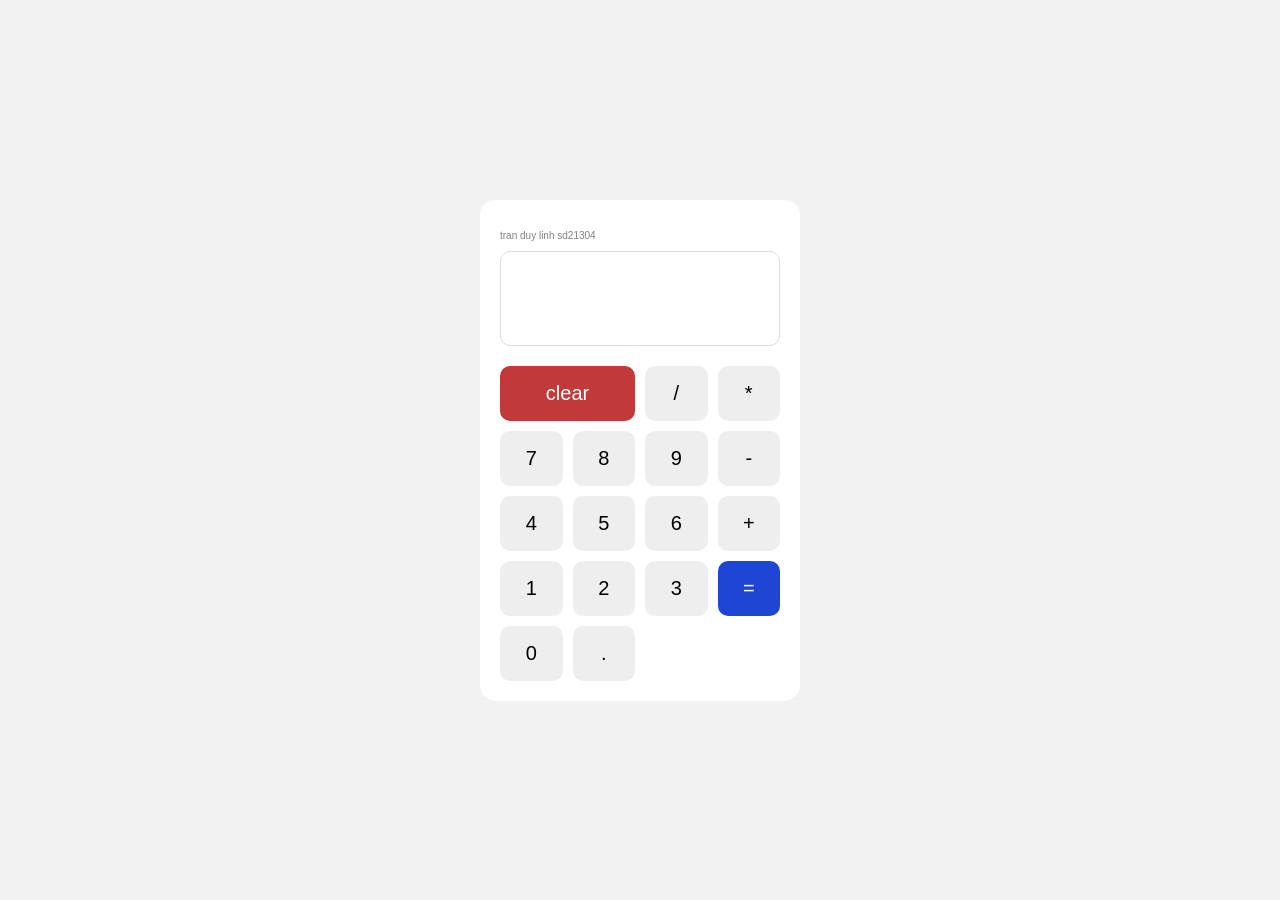
<file: LAB3/index.html>
<!DOCTYPE html>
<html lang="en">
<head>
    <meta charset="UTF-8">
    <meta name="viewport" content="width=device-width, initial-scale=1.0">
    <title>calculator</title>
    <link rel="stylesheet" href="style.css">
</head>

<body>

    <form class="calculator">
        <p class="watermark">tran duy linh sd21304</p>

        <textarea class="display" id="display" readonly></textarea>

        <div class="buttons">
            <button type="button" class="clear">clear</button>
            <button type="button" class="number">/</button>
            <button type="button" class="number">*</button>

            <button type="button" class="number">7</button>
            <button type="button" class="number">8</button>
            <button type="button" class="number">9</button>
            <button type="button" class="number">-</button>

            <button type="button" class="number">4</button>
            <button type="button" class="number">5</button>
            <button type="button" class="number">6</button>
            <button type="button" class="number">+</button>

            <button type="button" class="number">1</button>
            <button type="button" class="number">2</button>
            <button type="button" class="number">3</button>
            <button type="button" class="equals">=</button>

            <button type="button" class="number">0</button>
            <button type="button" class="number">.</button>

        </div>
    </form>
    <script src="calculator.js"></script>

</body>
</html>
</file>
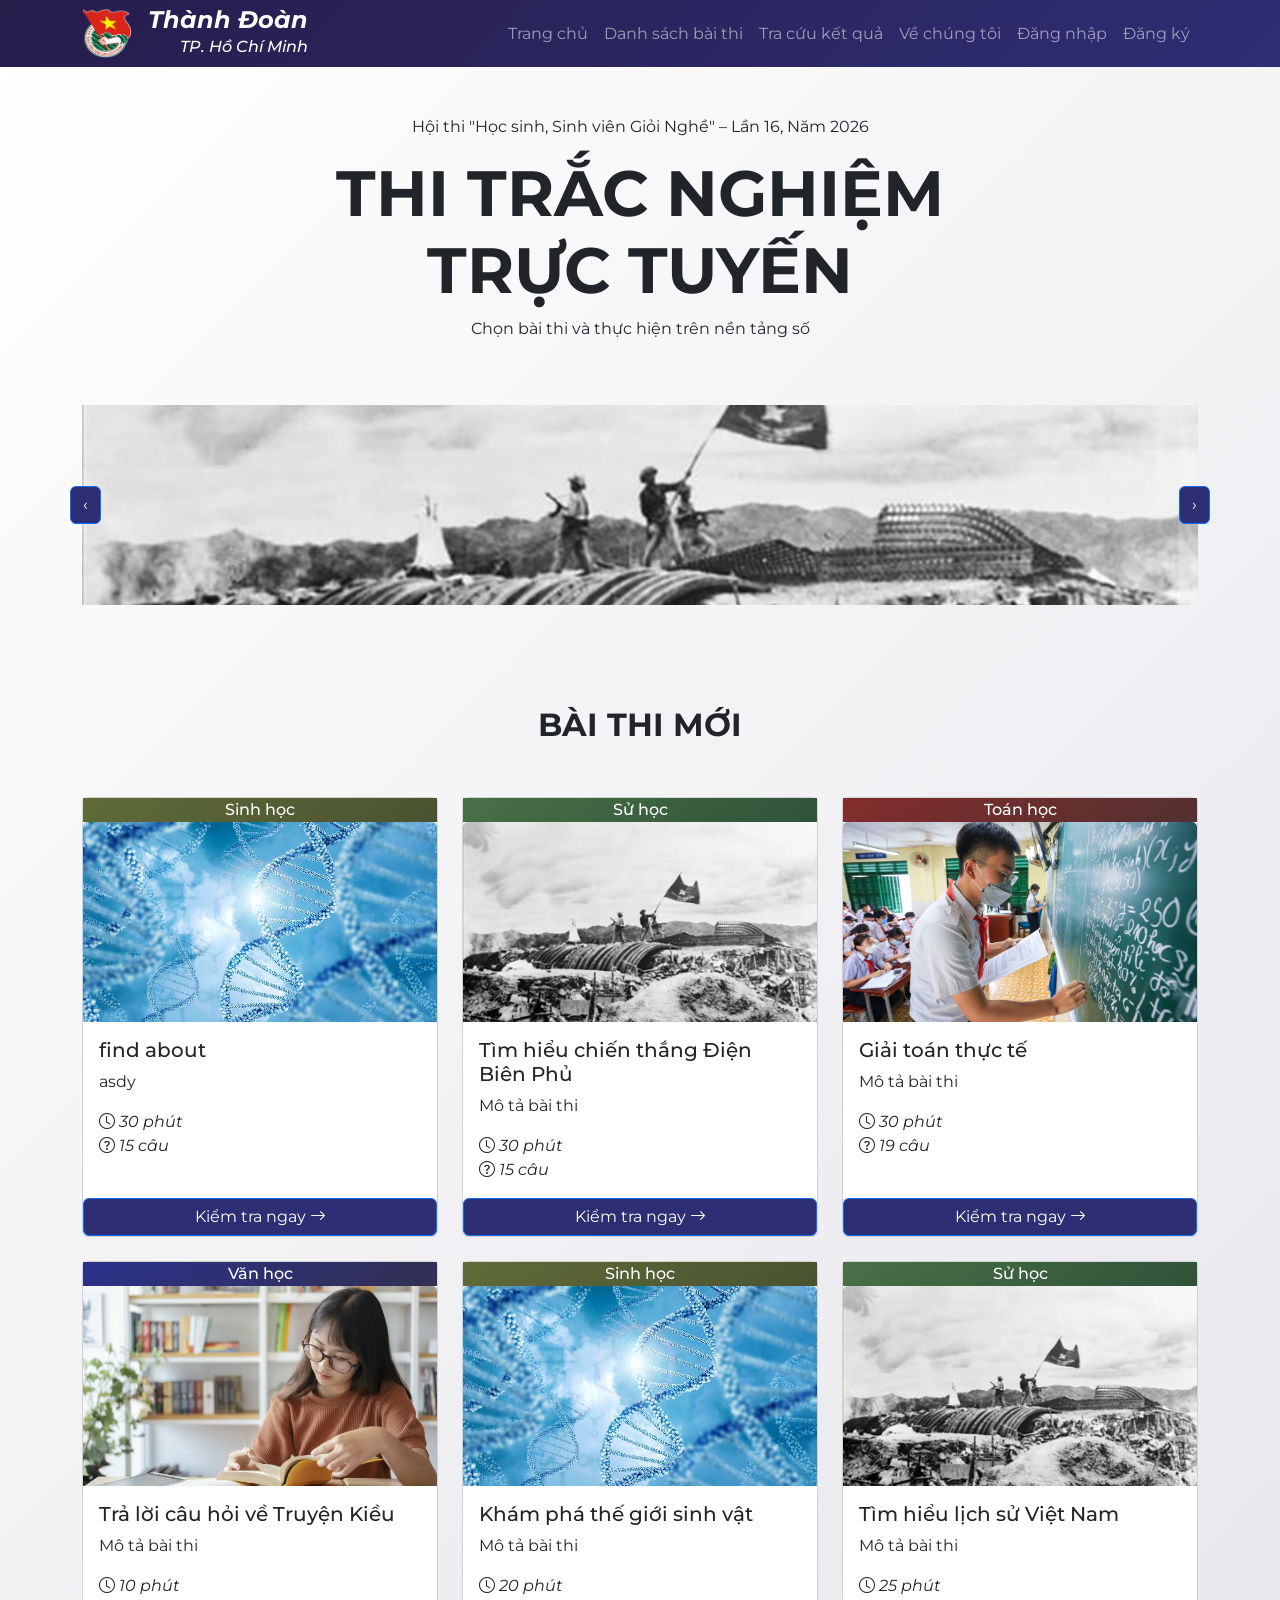
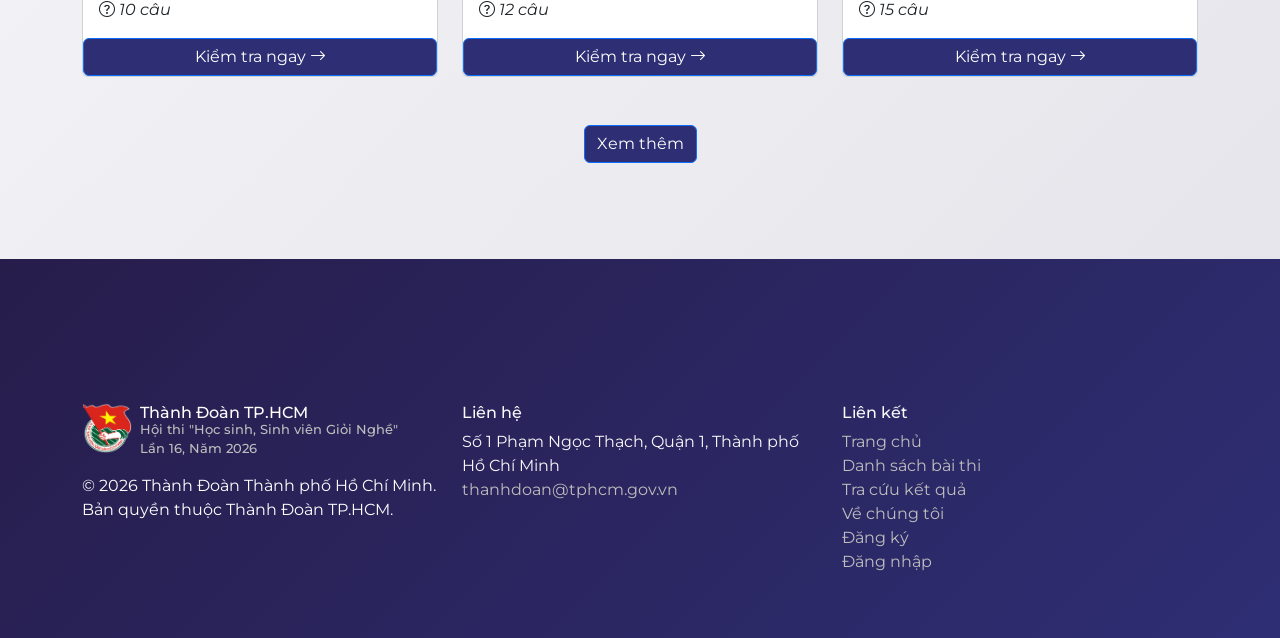
<file: ASM/htmls/index.html>
<!DOCTYPE html>
<html lang="vi">

<head>
    <meta charset="UTF-8">
    <meta name="viewport" content="width=device-width, initial-scale=1.0">
    <title>Trang chủ</title>
    <link rel="icon" href="images/logo.png">
    <link href="https://cdn.jsdelivr.net/npm/bootstrap@5.3.8/dist/css/bootstrap.min.css" rel="stylesheet"
        integrity="sha384-sRIl4kxILFvY47J16cr9ZwB07vP4J8+LH7qKQnuqkuIAvNWLzeN8tE5YBujZqJLB" crossorigin="anonymous">
    <link rel="stylesheet" href="https://cdn.jsdelivr.net/npm/bootstrap-icons@1.13.1/font/bootstrap-icons.min.css">
    <link
        href="https://fonts.googleapis.com/css2?family=Syne:wght@400;600;700;800&&family=Montserrat:ital,wght@0,100..900;1,100..900&family=DM+Sans:wght@300;400;500&display=swap"
        rel="stylesheet" />
    <link rel="stylesheet" href="style.css">
    <style>
        .slide-img { display: none; }
        .slide-img.active { display: block; }
        #backToTop { display: none; position: fixed; right: 20px; bottom: 24px; border-radius: 50%; z-index: 1050; }
    </style>
</head>

<body>
    <div id="navbar"></div>

    <main>
        <section class="hero-section p-5">
            <div class="container text-center">
                <p class="hero-eyebrow">Hội thi "Học sinh, Sinh viên Giỏi Nghề" – Lần 16, Năm 2026</p>
                <h1 class="hero-title display-3 fw-bold">THI TRẮC NGHIỆM <br> TRỰC TUYẾN</h1>
                <p class="hero-eyebrow">Chọn bài thi và thực hiện trên nền tảng số</p>
            </div>
        </section>

        <div class="container position-relative mb-5">
            <div id="slider">
                <img src="images/su.png" class="slide-img card-img-top active">
                <img src="images/toan.png" class="slide-img card-img-top">
                <img src="images/van.png" class="slide-img card-img-top">
                <img src="images/sinh.png" class="slide-img card-img-top">
            </div>
            <button id="prevBtn" class="btn btn-primary position-absolute start-0 top-50 translate-middle-y">‹</button>
            <button id="nextBtn" class="btn btn-primary position-absolute end-0 top-50 translate-middle-y">›</button>
        </div>

        <section class="container">
            <div class="section-title fw-bold fs-2 text-center p-5">BÀI THI MỚI</div>
            <div id="exam-container" class="row gy-4 gx-4" data-limit="6"></div>
        </section>

        <section class="container text-center p-5">
            <button id="toggleBtn" class="btn btn-primary" onclick="redirect()">Xem thêm</button>
        </section>
    </main>

    <button id="backToTop" class="btn btn-primary" onclick="scrollToTop()"><i class="bi bi-arrow-up"></i></button>

    <div id="footer"></div>
    <script src="js/footer.js"></script>
    <script src="js/navbar.js"></script>
    <script src="https://cdn.jsdelivr.net/npm/bootstrap@5.3.8/dist/js/bootstrap.bundle.min.js"
        integrity="sha384-FKyoEForCGlyvwx9Hj09JcYn3nv7wiPVlz7YYwJrWVcXK/BmnVDxM+D2scQbITxI"
        crossorigin="anonymous"></script>
    <script src="js/home.js"></script>
    <script src="js/exam-card.js" type="module"></script>
</body>

</html>
</file>
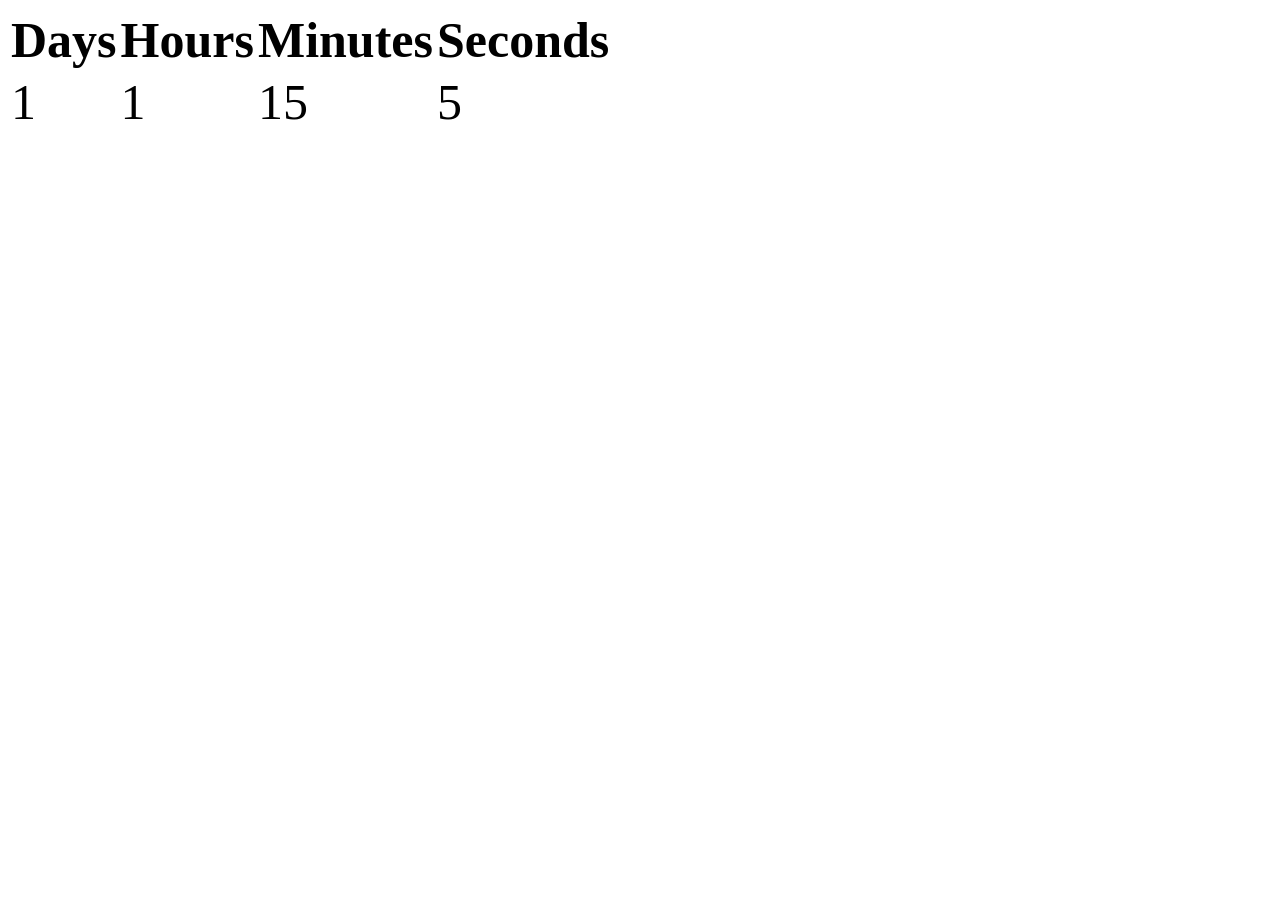
<file: LAB6/index2.html>
<!DOCTYPE html>
<html lang="en">
<head>
    <meta charset="UTF-8">
    <meta name="viewport" content="width=device-width, initial-scale=1.0">
    <title>Document</title>
</head>
<style>

tr > th, td{
    font-size: 50px;
}</style>
<body>
    <table id="table">
  <!-- Header Row -->
  <tr>
    <th>Days</th>
    <th>Hours</th>
    <th>Minutes</th>
    <th>Seconds</th>
  </tr>
  <!-- Data Row -->
  <tr>
    <td id="day">1</td>
    <td id="hour">1</td>
    <td id="minute">15</td>
    <td id="second">5</td>
  </tr>
</table>
    <script src="demo.js"></script>
</body>
</html>
</file>
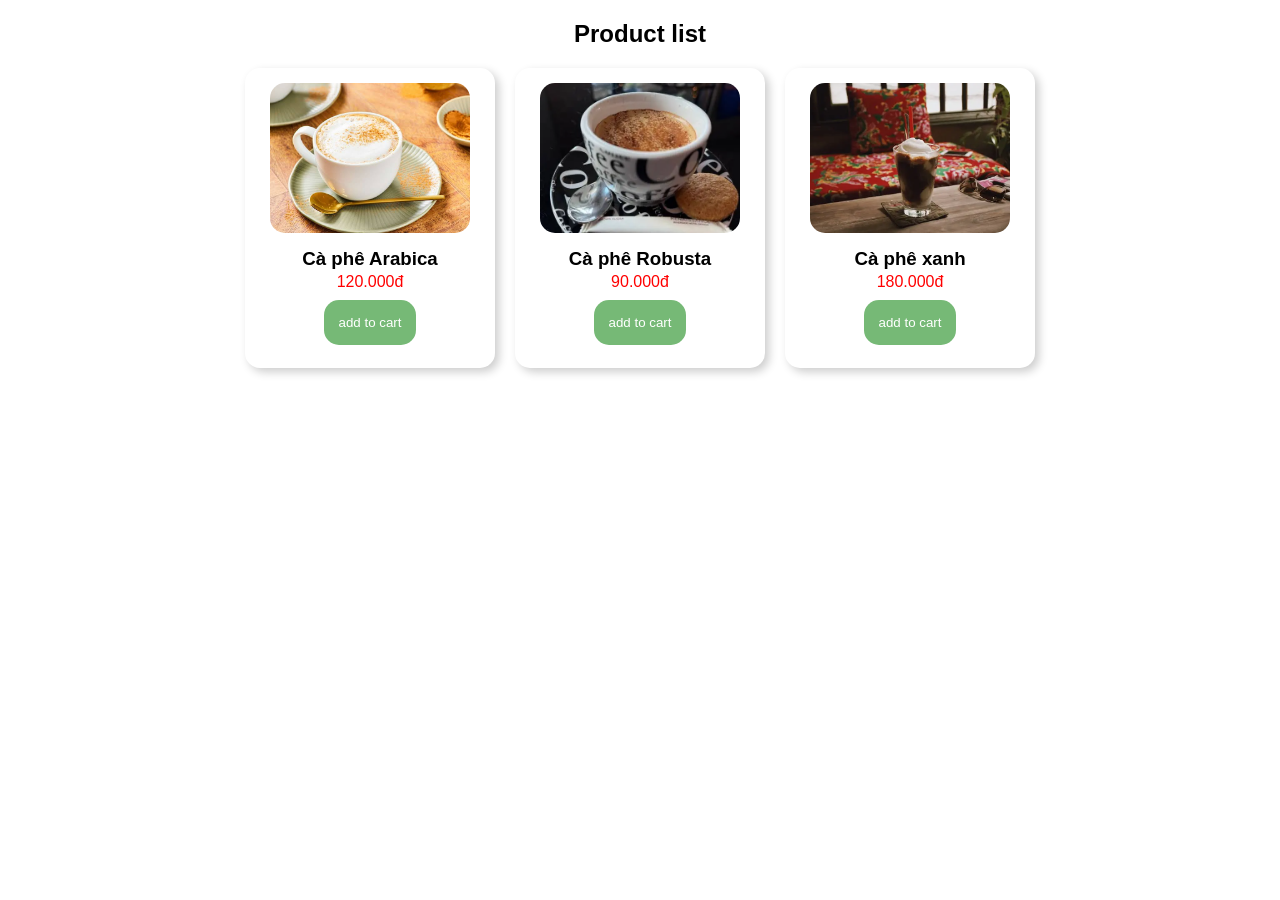
<file: LAB6/index3.html>
<!doctype html>
<html lang="en">

<head>
  <meta charset="UTF-8" />
  <meta name="viewport" content="width=device-width, initial-scale=1.0" />
  <title>Document</title>
</head>
<style>
  body {
    font-family: Arial, Helvetica, sans-serif;
  }

  .card-body {
    position: relative;
    width: 200px;
    height:270px;
    left: 50%;
    transform: translateX(-50%);
    text-align: center;
    padding: 15px;
  }

  .card-thing {
    display: flex;
    gap: 20px;
    justify-content: center;
  }

  .product {
    flex: 2;
    max-height: 500px;
    max-width: 250px;
    width: 250px;
  box-shadow: 4px 4px 10px 0px rgba(0, 0, 0, 0.2);
    border-radius: 15px;



  }

  .card-content {
    line-height: 5px;
  }

  .card-img {

    border-radius: 15px;
    width:200px;
    height:150px;
    object-fit:cover
  }

  .price {
    color: red
  }

  .button {
    background: rgb(118, 185, 118);
    color: white;
    border-radius: 15px;
    border: none;
    padding: 15px
  }
</style>

<body>
  <h2 style="text-align: center;">Product list</h2>
  <div class="card-thing" id="cardthing">
  </div>
  </div>
  <script src="demo2.js"></script>
</body>

</html>
</file>
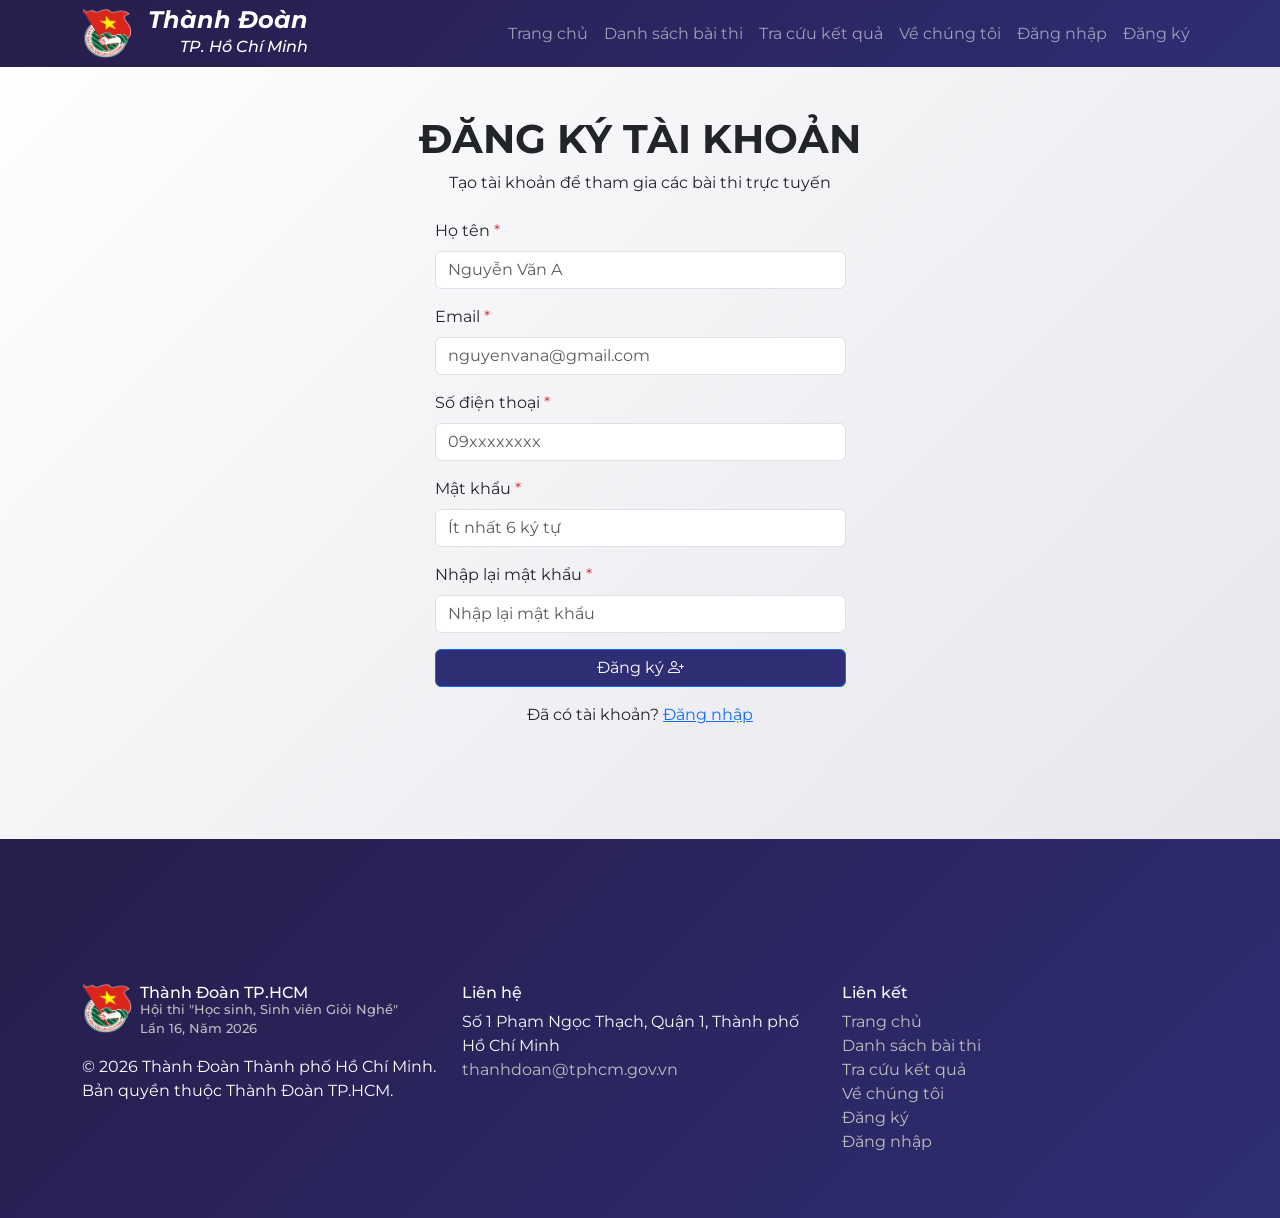
<file: ASM/htmls/dang-ky.html>
<!DOCTYPE html>
<html lang="vi">

<head>
    <meta charset="UTF-8">
    <meta name="viewport" content="width=device-width, initial-scale=1.0">
    <title>Đăng ký</title>
    <link rel="icon" href="images/logo.png">
    <link href="https://cdn.jsdelivr.net/npm/bootstrap@5.3.8/dist/css/bootstrap.min.css" rel="stylesheet"
        integrity="sha384-sRIl4kxILFvY47J16cr9ZwB07vP4J8+LH7qKQnuqkuIAvNWLzeN8tE5YBujZqJLB" crossorigin="anonymous">
    <link rel="stylesheet" href="https://cdn.jsdelivr.net/npm/bootstrap-icons@1.13.1/font/bootstrap-icons.min.css">
    <link
        href="https://fonts.googleapis.com/css2?family=Syne:wght@400;600;700;800&&family=Montserrat:ital,wght@0,100..900;1,100..900&family=DM+Sans:wght@300;400;500&display=swap"
        rel="stylesheet" />
    <link rel="stylesheet" href="style.css">
</head>

<body>
    <div id="navbar"></div>

    <main>
        <div class="container">
            <section class="p-5">
                <div class="text-center mb-4">
                    <h1 class="hero-title fw-bold">ĐĂNG KÝ TÀI KHOẢN</h1>
                    <p class="hero-eyebrow">Tạo tài khoản để tham gia các bài thi trực tuyến</p>
                </div>
                <div class="row justify-content-center">
                    <div class="col-md-6 col-lg-5">
                        <div class="alert alert-success d-none" id="successMsg">
                            <i class="bi bi-check-circle-fill"></i> Đăng ký thành công! Đang chuyển đến trang đăng nhập...
                        </div>
                        <form id="registerForm" novalidate>
                            <div class="mb-3">
                                <label for="regName" class="form-label">Họ tên <span class="text-danger">*</span></label>
                                <input type="text" class="form-control" id="regName" placeholder="Nguyễn Văn A">
                                <div class="invalid-feedback" id="nameErr"></div>
                            </div>
                            <div class="mb-3">
                                <label for="regEmail" class="form-label">Email <span class="text-danger">*</span></label>
                                <input type="email" class="form-control" id="regEmail" placeholder="nguyenvana@gmail.com">
                                <div class="invalid-feedback" id="emailErr"></div>
                            </div>
                            <div class="mb-3">
                                <label for="regPhone" class="form-label">Số điện thoại <span class="text-danger">*</span></label>
                                <input type="text" class="form-control" id="regPhone" placeholder="09xxxxxxxx" maxlength="10">
                                <div class="invalid-feedback" id="phoneErr"></div>
                            </div>
                            <div class="mb-3">
                                <label for="regPass" class="form-label">Mật khẩu <span class="text-danger">*</span></label>
                                <input type="password" class="form-control" id="regPass" placeholder="Ít nhất 6 ký tự">
                                <div class="invalid-feedback" id="passErr"></div>
                            </div>
                            <div class="mb-3">
                                <label for="regPassConfirm" class="form-label">Nhập lại mật khẩu <span class="text-danger">*</span></label>
                                <input type="password" class="form-control" id="regPassConfirm" placeholder="Nhập lại mật khẩu">
                                <div class="invalid-feedback" id="confirmErr"></div>
                            </div>
                            <button type="submit" class="btn btn-primary w-100">Đăng ký <i class="bi bi-person-plus"></i></button>
                        </form>
                        <p class="text-center mt-3">Đã có tài khoản? <a href="dang-nhap.html" class="link-primary">Đăng nhập</a></p>
                    </div>
                </div>
            </section>
        </div>
    </main>

    <div id="footer"></div>
    <script src="js/footer.js"></script>
    <script src="js/navbar.js"></script>
    <script src="https://cdn.jsdelivr.net/npm/bootstrap@5.3.8/dist/js/bootstrap.bundle.min.js"
        integrity="sha384-FKyoEForCGlyvwx9Hj09JcYn3nv7wiPVlz7YYwJrWVcXK/BmnVDxM+D2scQbITxI"
        crossorigin="anonymous"></script>
    <script>
        function getUsers() {
            return JSON.parse(localStorage.getItem("users") || "[]");
        }

        const form = document.getElementById("registerForm");
        const successMsg = document.getElementById("successMsg");

        form.addEventListener("submit", function (e) {
            e.preventDefault();
            let valid = true;

            const inputs = [
                "regName", "regEmail", "regPhone", "regPass", "regPassConfirm"
            ];
            inputs.forEach(function (id) {
                document.getElementById(id).classList.remove("is-invalid");
            });

            const nameIn = document.getElementById("regName");
            const emailIn = document.getElementById("regEmail");
            const phoneIn = document.getElementById("regPhone");
            const passIn = document.getElementById("regPass");
            const confirmIn = document.getElementById("regPassConfirm");

            const name = nameIn.value.trim();
            const nameLetters = (name.match(/[a-zA-ZÀ-ỹ]/g) || []).length;
            if (!name || nameLetters < 2 || /\s{2,}/.test(name)) {
                nameIn.classList.add("is-invalid");
                document.getElementById("nameErr").textContent = "Họ tên không hợp lệ (ít nhất 2 chữ cái, không có 2 khoảng trắng liên tiếp).";
                valid = false;
            }

            const email = emailIn.value.trim();
            if (!/^[^\s@]+@[^\s@]+\.[^\s@]+$/.test(email)) {
                emailIn.classList.add("is-invalid");
                document.getElementById("emailErr").textContent = "Email không đúng định dạng.";
                valid = false;
            }

            const phone = phoneIn.value.trim();
            if (!/^0\d{9}$/.test(phone)) {
                phoneIn.classList.add("is-invalid");
                document.getElementById("phoneErr").textContent = "Số điện thoại phải gồm 10 chữ số và bắt đầu bằng số 0.";
                valid = false;
            }

            if (passIn.value.length < 6) {
                passIn.classList.add("is-invalid");
                document.getElementById("passErr").textContent = "Mật khẩu phải có ít nhất 6 ký tự.";
                valid = false;
            }

            if (passIn.value !== confirmIn.value) {
                confirmIn.classList.add("is-invalid");
                document.getElementById("confirmErr").textContent = "Mật khẩu nhập lại không khớp.";
                valid = false;
            }

            const users = getUsers();
            const emailDuplicate = users.some(function (u) { return u.email.toLowerCase() === email.toLowerCase(); });
            if (emailDuplicate) {
                emailIn.classList.add("is-invalid");
                document.getElementById("emailErr").textContent = "Email này đã được đăng ký.";
                valid = false;
            }
            if (users.some(function (u) { return u.phone === phone; })) {
                phoneIn.classList.add("is-invalid");
                document.getElementById("phoneErr").textContent = "Số điện thoại này đã được đăng ký.";
                valid = false;
            }

            if (valid) {
                users.push({ name: name, email: email, phone: phone, password: passIn.value });
                localStorage.setItem("users", JSON.stringify(users));
                form.reset();
                successMsg.classList.remove("d-none");
                setTimeout(function () {
                    window.location.href = "dang-nhap.html";
                }, 1800);
            }
        });
    </script>
</body>

</html>
</file>
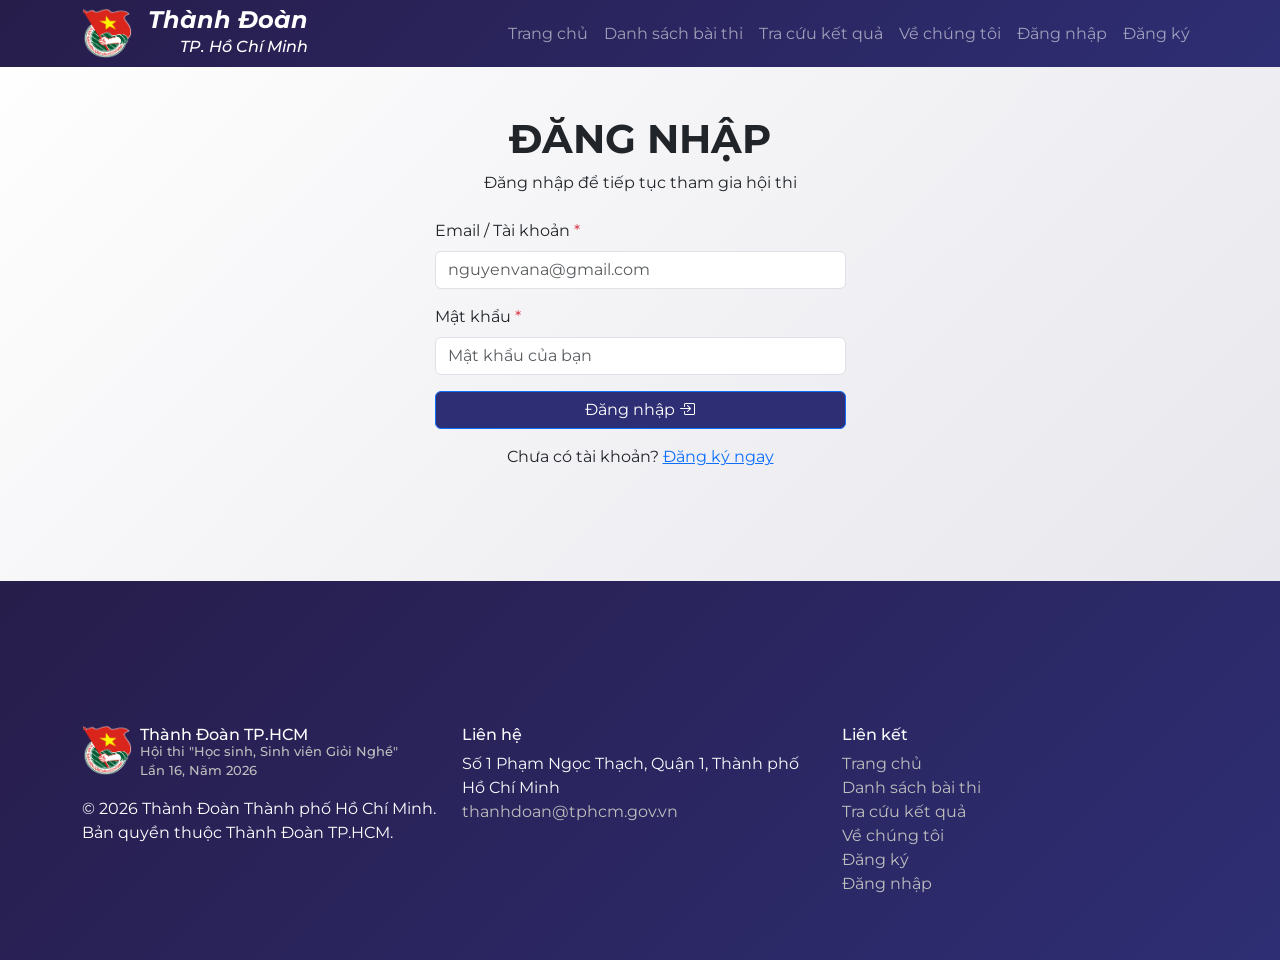
<file: ASM/htmls/dang-nhap.html>
<!DOCTYPE html>
<html lang="vi">

<head>
    <meta charset="UTF-8">
    <meta name="viewport" content="width=device-width, initial-scale=1.0">
    <title>Đăng nhập</title>
    <link rel="icon" href="images/logo.png">
    <link href="https://cdn.jsdelivr.net/npm/bootstrap@5.3.8/dist/css/bootstrap.min.css" rel="stylesheet"
        integrity="sha384-sRIl4kxILFvY47J16cr9ZwB07vP4J8+LH7qKQnuqkuIAvNWLzeN8tE5YBujZqJLB" crossorigin="anonymous">
    <link rel="stylesheet" href="https://cdn.jsdelivr.net/npm/bootstrap-icons@1.13.1/font/bootstrap-icons.min.css">
    <link
        href="https://fonts.googleapis.com/css2?family=Syne:wght@400;600;700;800&&family=Montserrat:ital,wght@0,100..900;1,100..900&family=DM+Sans:wght@300;400;500&display=swap"
        rel="stylesheet" />
    <link rel="stylesheet" href="style.css">
</head>

<body>
    <div id="navbar"></div>

    <main>
        <div class="container">
            <section class="p-5">
                <div class="text-center mb-4">
                    <h1 class="hero-title fw-bold">ĐĂNG NHẬP</h1>
                    <p class="hero-eyebrow">Đăng nhập để tiếp tục tham gia hội thi</p>
                </div>
                <div class="row justify-content-center">
                    <div class="col-md-6 col-lg-5">
                        <div class="alert alert-danger d-none" id="loginFailure">
                            <i class="bi bi-x-circle-fill"></i> <span id="failureText"></span>
                        </div>
                        <div class="alert alert-success d-none" id="loginSuccess">
                            <i class="bi bi-check-circle-fill"></i> Đăng nhập thành công! Đang chuyển hướng...
                        </div>
                        <form id="loginForm" novalidate>
                            <div class="mb-3">
                                <label for="loginEmail" class="form-label">Email / Tài khoản <span class="text-danger">*</span></label>
                                <input type="email" class="form-control" id="loginEmail" placeholder="nguyenvana@gmail.com">
                                <div class="invalid-feedback" id="accountErr"></div>
                            </div>
                            <div class="mb-3">
                                <label for="loginPass" class="form-label">Mật khẩu <span class="text-danger">*</span></label>
                                <input type="password" class="form-control" id="loginPass" placeholder="Mật khẩu của bạn">
                                <div class="invalid-feedback" id="loginPassErr"></div>
                            </div>
                            <button type="submit" class="btn btn-primary w-100">Đăng nhập <i class="bi bi-box-arrow-in-right"></i></button>
                        </form>
                        <p class="text-center mt-3">Chưa có tài khoản? <a href="dang-ky.html" class="link-primary">Đăng ký ngay</a></p>
                    </div>
                </div>
            </section>
        </div>
    </main>

    <div id="footer"></div>
    <script src="js/footer.js"></script>
    <script src="js/navbar.js"></script>
    <script src="https://cdn.jsdelivr.net/npm/bootstrap@5.3.8/dist/js/bootstrap.bundle.min.js"
        integrity="sha384-FKyoEForCGlyvwx9Hj09JcYn3nv7wiPVlz7YYwJrWVcXK/BmnVDxM+D2scQbITxI"
        crossorigin="anonymous"></script>
    <script>
        function getUsers() {
            return JSON.parse(localStorage.getItem("users") || "[]");
        }

        const form = document.getElementById("loginForm");
        const failure = document.getElementById("loginFailure");
        const failureText = document.getElementById("failureText");
        const success = document.getElementById("loginSuccess");

        form.addEventListener("submit", function (e) {
            e.preventDefault();
            let valid = true;

            const emailIn = document.getElementById("loginEmail");
            const passIn = document.getElementById("loginPass");
            emailIn.classList.remove("is-invalid");
            passIn.classList.remove("is-invalid");
            failure.classList.add("d-none");

            const email = emailIn.value.trim();
            if (!email) {
                emailIn.classList.add("is-invalid");
                document.getElementById("accountErr").textContent = "Vui lòng nhập email.";
                valid = false;
            }

            const pass = passIn.value;
            if (!pass) {
                passIn.classList.add("is-invalid");
                document.getElementById("loginPassErr").textContent = "Vui lòng nhập mật khẩu.";
                valid = false;
            }

            if (valid) {
                const users = getUsers();
                const user = users.find(function (u) {
                    return u.email.toLowerCase() === email.toLowerCase();
                });
                if (!user) {
                    failureText.textContent = "Tài khoản chưa được đăng ký. Vui lòng tạo tài khoản mới.";
                    failure.classList.remove("d-none");
                } else if (user.password !== pass) {
                    failureText.textContent = "Sai mật khẩu. Vui lòng kiểm tra lại.";
                    failure.classList.remove("d-none");
                } else {
                    localStorage.setItem("currentUser", JSON.stringify({ name: user.name, email: user.email }));
                    success.classList.remove("d-none");
                    setTimeout(function () {
                        window.location.href = "index.html";
                    }, 1500);
                }
            }
        });
    </script>
</body>

</html>
</file>
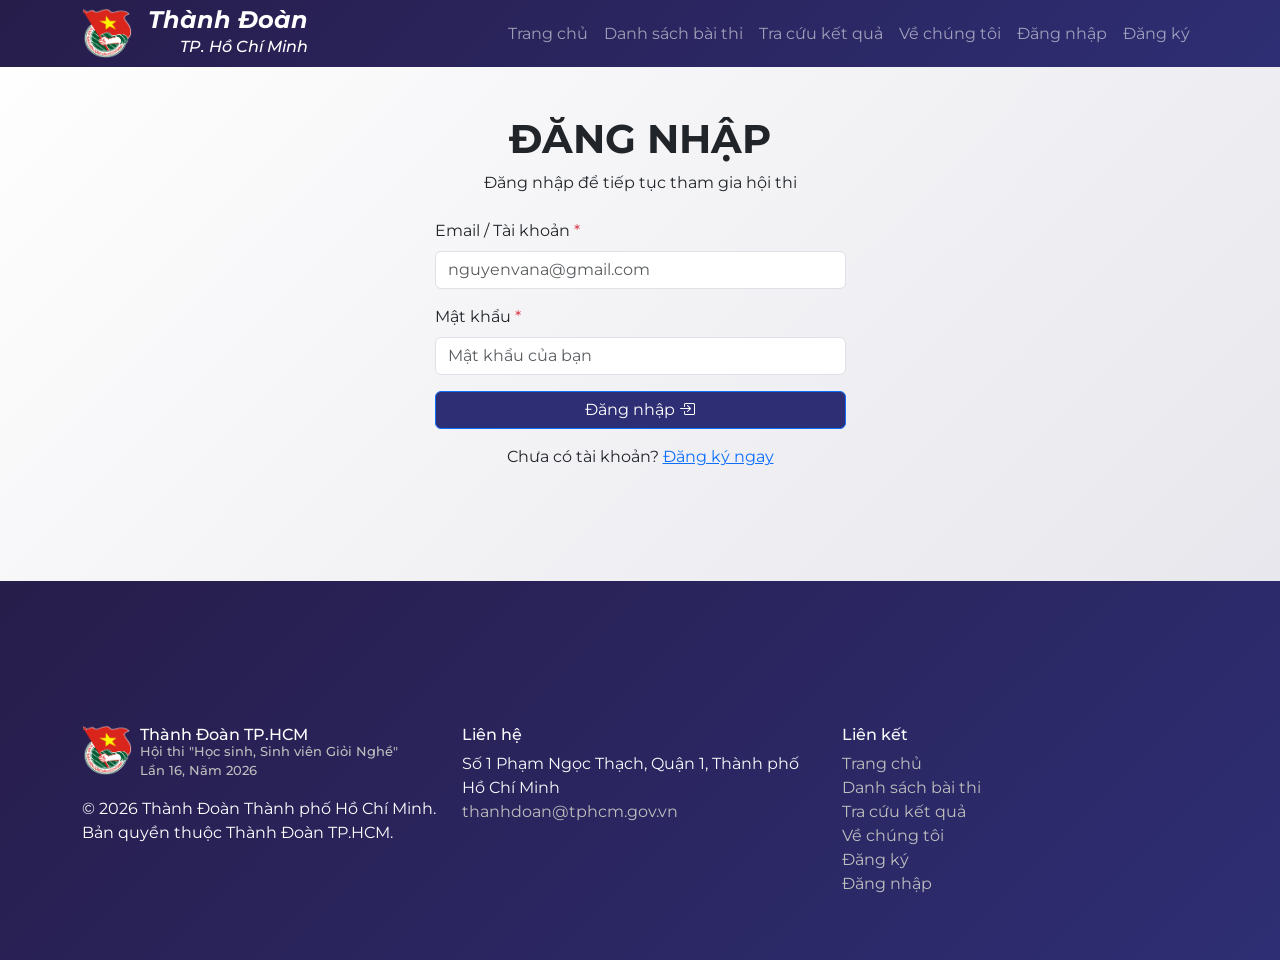
<file: ASM/htmls/danh-sach.html>
<!DOCTYPE html>
<html lang="vi">

<head>
    <meta charset="UTF-8">
    <meta name="viewport" content="width=device-width, initial-scale=1.0">
    <title>Danh sách bài thi</title>
    <link rel="icon" href="images/logo.png">
    <link href="https://cdn.jsdelivr.net/npm/bootstrap@5.3.8/dist/css/bootstrap.min.css" rel="stylesheet"
        integrity="sha384-sRIl4kxILFvY47J16cr9ZwB07vP4J8+LH7qKQnuqkuIAvNWLzeN8tE5YBujZqJLB" crossorigin="anonymous">
    <link rel="stylesheet" href="https://cdn.jsdelivr.net/npm/bootstrap-icons@1.13.1/font/bootstrap-icons.min.css">
    <link
        href="https://fonts.googleapis.com/css2?family=Syne:wght@400;600;700;800&&family=Montserrat:ital,wght@0,100..900;1,100..900&family=DM+Sans:wght@300;400;500&display=swap"
        rel="stylesheet" />
    <link rel="stylesheet" href="style.css">

</head>

<body>
         <div id="navbar"></div>


    <main>
        <section class="hero-section p-5">
            <div class="container text-center">
                <p class="hero-eyebrow">Hội thi "Học sinh, Sinh viên Giỏi Nghề" – Lần 16, Năm 2026</p>
                <h1 class="hero-title display-3 fw-bold">DANH SÁCH BÀI THI</h1>
                <p class="hero-eyebrow">Chọn bài thi và thực hiện trên nền tảng số</p>
            </div>
        </section>

        <div class="container">
            <div class="section-title fw-bold fs-2 text-center p-5">DANH SÁCH BÀI THI</div>

            <div class="row g-2 mb-5">
                <div class="col">
                    <div class="input-group">
                        <span class="input-group-text"><i class="bi bi-search"></i></span>
                        <input type="text" class="form-control" id="examSearch" placeholder="Tìm bài thi theo tên...">
                    </div>
                </div>
                <div class="col-md-4">
                    <select class="form-select" id="examSubject">
                        <option value="">Tất cả môn</option>
                    </select>
                </div>
            </div>

            <div id="exam-container" class="row gy-4 gx-4">
               
            </div>
        </div>
    </main>

    

     <div id="footer"></div>
    <script src="js/footer.js"></script>
    <script src="js/navbar.js"></script>
    <script src="js/exam-card.js" type="module"></script>

    <script src="https://cdn.jsdelivr.net/npm/bootstrap@5.3.8/dist/js/bootstrap.bundle.min.js"
        integrity="sha384-FKyoEForCGlyvwx9Hj09JcYn3nv7wiPVlz7YYwJrWVcXK/BmnVDxM+D2scQbITxI"
        crossorigin="anonymous"></script>

</body>

</html>
</file>
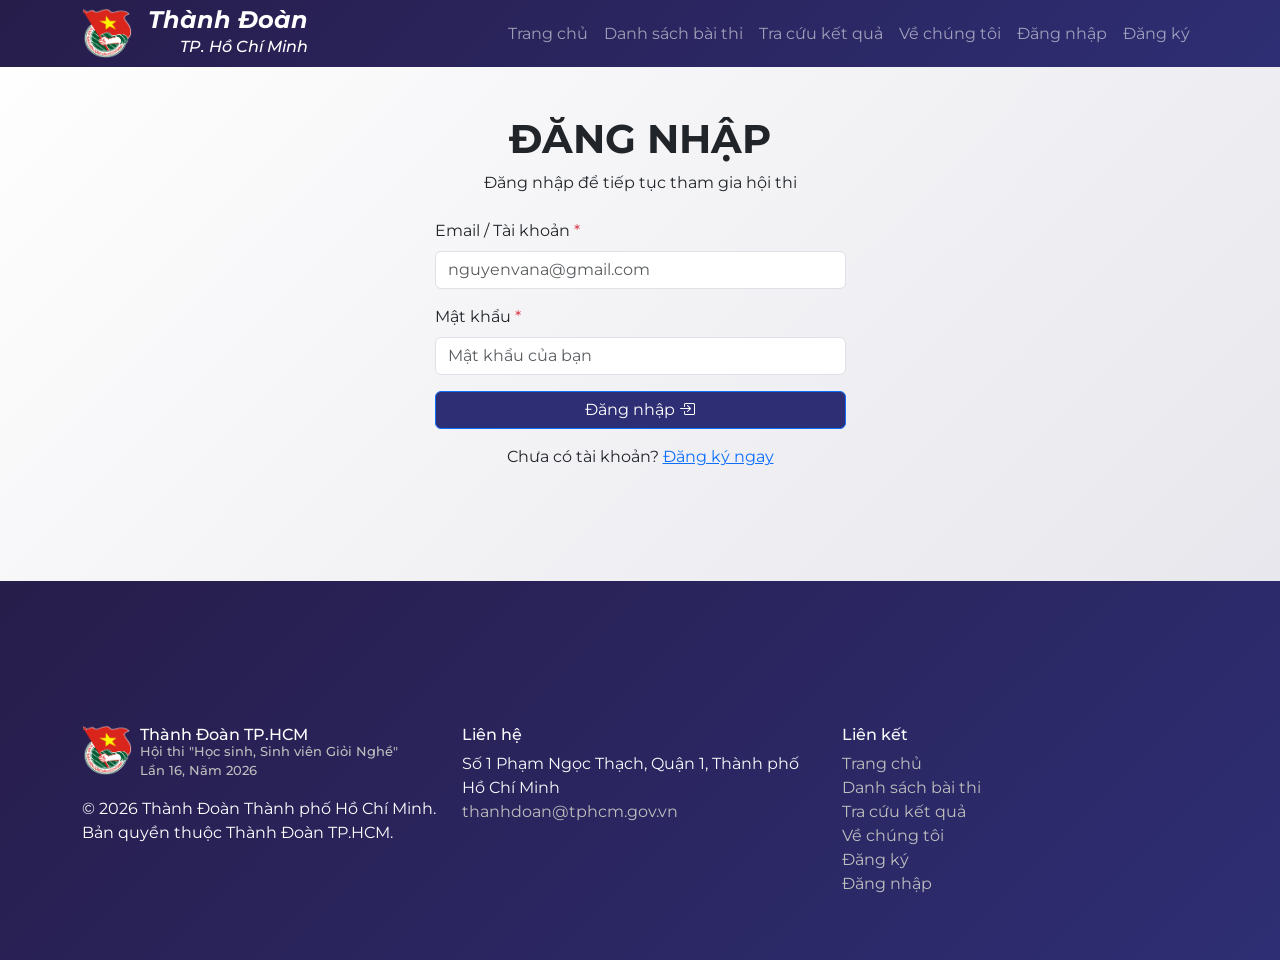
<file: ASM/htmls/ket-qua.html>
<!DOCTYPE html>
<html lang="en">

<head>
    <meta charset="UTF-8">
    <meta name="viewport" content="width=device-width, initial-scale=1.0">
    <title>Trang kết quả</title>
    <link rel="icon" href="images/logo.png">
    <link href="https://cdn.jsdelivr.net/npm/bootstrap@5.3.8/dist/css/bootstrap.min.css" rel="stylesheet"
        integrity="sha384-sRIl4kxILFvY47J16cr9ZwB07vP4J8+LH7qKQnuqkuIAvNWLzeN8tE5YBujZqJLB" crossorigin="anonymous">
    <link rel="stylesheet" href="https://cdn.jsdelivr.net/npm/bootstrap-icons@1.13.1/font/bootstrap-icons.min.css">
    <link
        href="https://fonts.googleapis.com/css2?family=Syne:wght@400;600;700;800&&family=Montserrat:ital,wght@0,100..900;1,100..900&family=DM+Sans:wght@300;400;500&display=swap"
        rel="stylesheet" />
    <link rel="stylesheet" href="style.css">
</head>

<body>
             <div id="navbar"></div>

    <main>
        <div class="container">
            <section class="result-name mt-5">
                <div class="text-center">
                    <h3 class="hero text-danger">NGUYỄN VĂN AN</h3>
                </div>
            </section>
            <section class="score-bar p-5 mt-5 mb-5">
                <div class="grade-row">
                    <div class="grade-cell" style="left:0%">
                        <div class="grade-label">F</div>
                        <div class="grade-popup">0-5</div>
                        <div class="grade-score">0</div>
                    </div>
                    <div class="grade-cell" style="left:50%">
                        <div class="grade-label">D</div>
                        <div class="grade-popup">5-7</div>
                        <div class="grade-score">5</div>

                    </div>
                    <div class="grade-cell" style="left:70%">
                        <div class="grade-label">C</div>
                        <div class="grade-popup">7-8</div>
                        <div class="grade-score">7</div>

                    </div>
                    <div class="grade-cell" style="left:80%">
                        <div class="grade-label">B</div>
                        <div class="grade-popup">8-9</div>
                        <div class="grade-score">8</div>

                    </div>
                    <div class="grade-cell" style="left:90%">
                        <div class="grade-label">A</div>
                        <div class="grade-popup">9-10</div>
                        <div class="grade-score">9</div>

                    </div>
                    <div class="grade-cell" style="left:100%">
                        <div class="grade-label">A+</div>
                        <div class="grade-popup">10</div>
                        <div class="grade-score">10</div>
                    </div>
                    <div class="score-index" style="left:87%;">
                        <div class="score">8.7</div>
                    </div>
                </div>


                <div class="bar">
                    <div class="bar-seg" style="width:50%; background: rgb(117, 44, 44);"></div>
                    <div class="bar-seg" style="width:10%; background: rgb(180, 42, 42);"></div>
                    <div class="bar-seg" style="width:10%; background: rgb(228, 131, 21);"></div>
                    <div class="bar-seg" style="width:10%; background: rgb(247, 231, 13);"></div>
                    <div class="bar-seg" style="width:10%; background: rgb(84, 248, 7);"></div>
                    <div class="bar-seg" style="width:10%; background: rgb(0, 217, 255);"></div>
                </div>
            </section>
            <section class="score-info">
                <div class="text-center">
                    <h3 class="fw-bold">8.7 / 10</h3>
                    <h3 class="">XẾP LOẠI: B</h3>
                    <p class="mt-1 mb-0 text-primary ">Thời gian hoàn thành: 10:22:35 ngày 12/03/2026</p>
                </div>
            </section>
        </div>
    </main>

     <div id="footer"></div>
    <script src="js/footer.js"></script>
    <script src="js/navbar.js"></script>
    <script src="js/score.js" type="module"></script>
    <script src="https://cdn.jsdelivr.net/npm/bootstrap@5.3.8/dist/js/bootstrap.bundle.min.js"
        integrity="sha384-FKyoEForCGlyvwx9Hj09JcYn3nv7wiPVlz7YYwJrWVcXK/BmnVDxM+D2scQbITxI"
        crossorigin="anonymous"></script>
</body>

</html>
</file>
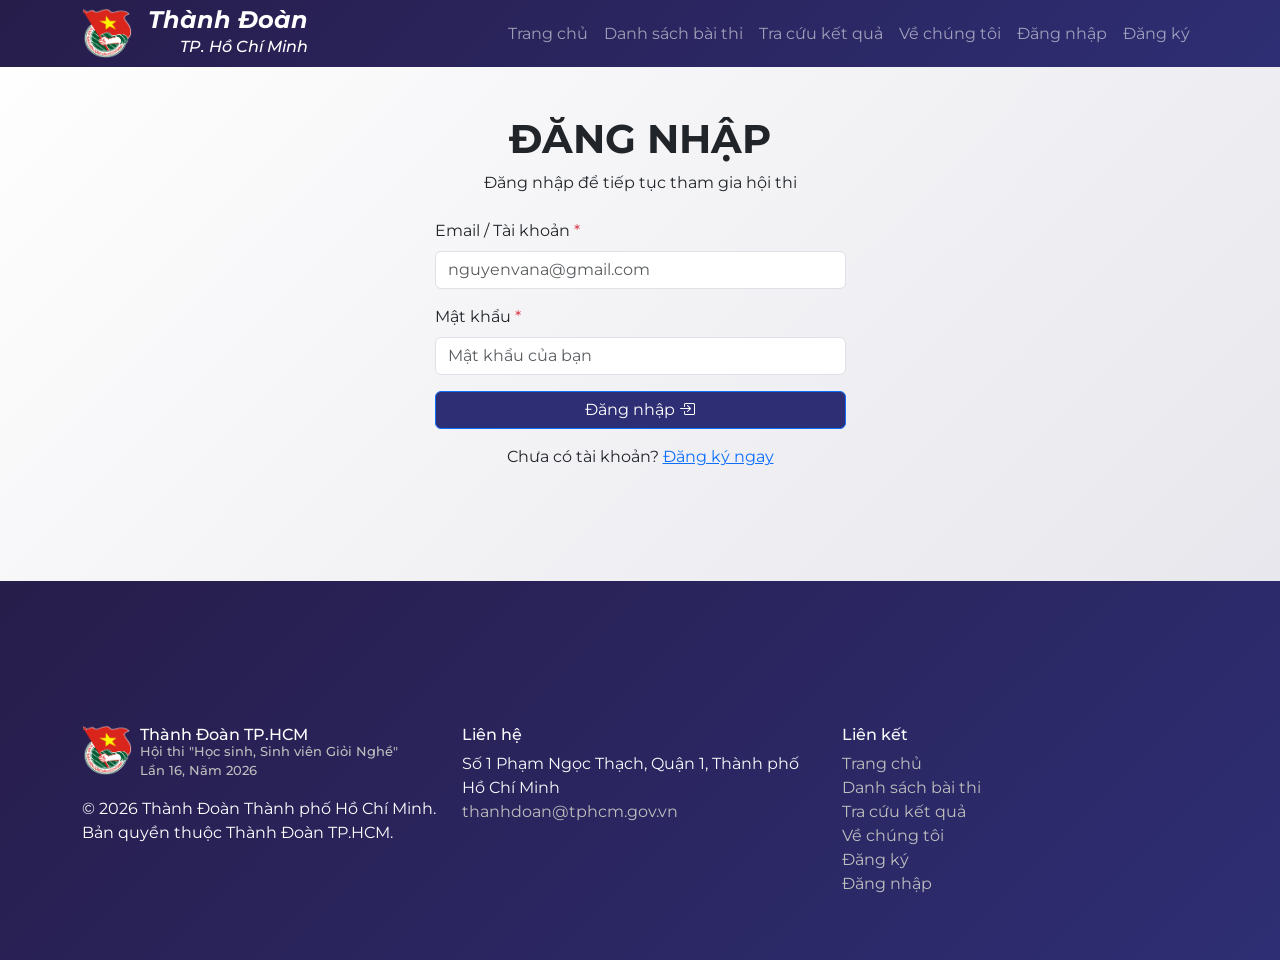
<file: ASM/htmls/lam-bai.html>
<!DOCTYPE html>
<html lang="en">

<head>
    <meta charset="UTF-8">
    <meta name="viewport" content="width=device-width, initial-scale=1.0">
    <title>Trang làm bài</title>
    <link rel="icon" href="images/logo.png">
    <link href="https://cdn.jsdelivr.net/npm/bootstrap@5.3.8/dist/css/bootstrap.min.css" rel="stylesheet"
        integrity="sha384-sRIl4kxILFvY47J16cr9ZwB07vP4J8+LH7qKQnuqkuIAvNWLzeN8tE5YBujZqJLB" crossorigin="anonymous">
    <link rel="stylesheet" href="https://cdn.jsdelivr.net/npm/bootstrap-icons@1.13.1/font/bootstrap-icons.min.css">
    <link
        href="https://fonts.googleapis.com/css2?family=Syne:wght@400;600;700;800&&family=Montserrat:ital,wght@0,100..900;1,100..900&family=DM+Sans:wght@300;400;500&display=swap"
        rel="stylesheet" />
    <link rel="stylesheet" href="style.css">
</head>

<body>
        <div id="navbar"></div>

    <main>
        <div class="container">
            <section class="exam-info p-5">
                <div class="text-start">
                    <h4 class="hero-title fw-bold" id="title"></h4>
                    <p class="hero-eyebrow" id="description"></p>
                </div>
                <div class="exam-info-progress d-flex align-items-center">
                    <div class="countdown-box">
                        <i class="bi bi-clock"></i>
                        <span id="countdown"></span>
                    </div>

                    <div class="question-count ms-auto"><span id="answerCount">0</span>/<span id="totalCount">0</span>
                        câu
                    </div>
                </div>
                <div class="flex-grow-1 mb-5">
                    <div class="progress ">
                        <div class="progress-bar progress-bar-striped progress-bar-animated" id="progressBar"
                            style="width:0%"></div>
                    </div>
                </div>

                <div id="questionContainer"></div>

                <div class="text-center p-3 mt-5">
                    <button class="btn btn-primary" id="submit-button">Nộp bài</button>
                </div>
            </section>
        </div>
    </main>
    <div id="footer"></div>
    <script src="js/footer.js"></script>
    <script src="js/navbar.js"></script>
    <script src="js/exam-logic.js" type="module"></script>
    <script src="https://cdn.jsdelivr.net/npm/bootstrap@5.3.8/dist/js/bootstrap.bundle.min.js"
        integrity="sha384-FKyoEForCGlyvwx9Hj09JcYn3nv7wiPVlz7YYwJrWVcXK/BmnVDxM+D2scQbITxI"
        crossorigin="anonymous"></script>

</body>

</html>
</file>
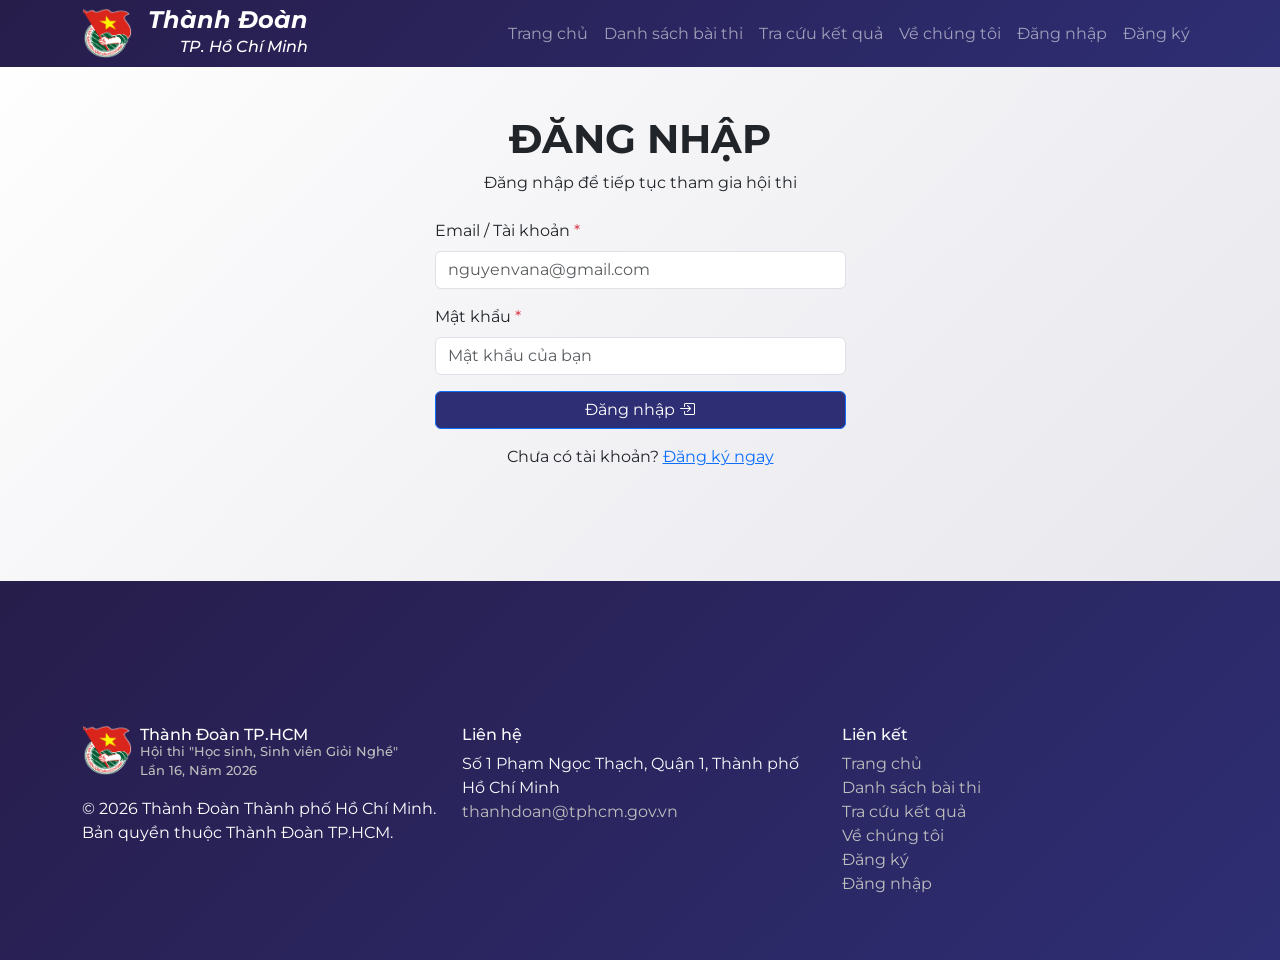
<file: ASM/htmls/tra-cuu.html>
<!DOCTYPE html>
<html lang="en">

<head>
    <meta charset="UTF-8">
    <meta name="viewport" content="width=device-width, initial-scale=1.0">
    <title>Tra cứu</title>
    <link rel="icon" href="images/logo.png">
    <link href="https://cdn.jsdelivr.net/npm/bootstrap@5.3.8/dist/css/bootstrap.min.css" rel="stylesheet"
        integrity="sha384-sRIl4kxILFvY47J16cr9ZwB07vP4J8+LH7qKQnuqkuIAvNWLzeN8tE5YBujZqJLB" crossorigin="anonymous">
    <link rel="stylesheet" href="https://cdn.jsdelivr.net/npm/bootstrap-icons@1.13.1/font/bootstrap-icons.min.css">
    <link
        href="https://fonts.googleapis.com/css2?family=Syne:wght@400;600;700;800&&family=Montserrat:ital,wght@0,100..900;1,100..900&family=DM+Sans:wght@300;400;500&display=swap"
        rel="stylesheet" />
    <link rel="stylesheet" href="style.css">
    
</head>

<body>
    <div id="navbar"></div>

    <main>
        <div class="container">
            <section class="hero-section p-5">
                <div class="container text-center">
                    <h1 class="hero-title display-3 fw-bold">TRA CỨU KẾT QUẢ </h1>
                    <p class="hero-eyebrow">Tra cứu kết quả bằng số điện thoại</p>
                </div>
            </section>

            <div class="input-group">
                <span class="input-group-text"><i class="bi bi-telephone-fill"></i></span>
                <input type="text" class="form-control" id="phoneSearch" placeholder="0912345678">
                <button class="btn btn-primary" onclick="searchResults()">Tra cứu <i class="bi bi-search"></i></button>

                <div class="invalid-feedback" id="phoneMsg"></div>
            </div>
            <div class="mt-5" id="result"></div>
        </div>
    </main>

   <div id="footer"></div>
    <script src="js/footer.js"></script>
    <script src="js/navbar.js"></script>
    <script src="https://cdn.jsdelivr.net/npm/bootstrap@5.3.8/dist/js/bootstrap.bundle.min.js"
        integrity="sha384-FKyoEForCGlyvwx9Hj09JcYn3nv7wiPVlz7YYwJrWVcXK/BmnVDxM+D2scQbITxI"
        crossorigin="anonymous"></script>
    <script>

        function searchResults() {
            const sampleData = {
                "0918504757": [
                    { id: 1, name: "Tìm hiểu về chiến thắng Điện Biên Phủ", timeStart: "09/03/2026 14:05:10", timeEnd: "09/03/2026 14:10:19", score: 9.2, grade: "A" },
                    { id: 2, name: "Tìm hiểu về DNA và RNA", timeStart: "10/03/2026 15:05:10", timeEnd: "09/03/2026 15:10:19", score: 9.2, grade: "A" }

                ]
            }
            const phoneSearch = document.getElementById('phoneSearch');
            const errMsg = document.getElementById('phoneMsg');
            const result = document.getElementById('result');
            let valid = true
            phoneSearch.classList.remove("is-invalid");
            const phone = phoneSearch.value.trim();
            if (!phone) {
                errMsg.innerHTML = '<i class="bi bi-x-lg">  Bạn cần nhập số điện thoại để tra cứu';
                phoneSearch.classList.add("is-invalid");
                valid = false;

            } else if (!/^0\d{9}$/.test(phone)) {
                errMsg.innerHTML = '<i class="bi bi-x-lg">  Bạn cần nhập ít nhất 10 chữ số ';
                phoneSearch.classList.add("is-invalid");
                valid = false;
            }
            if (valid) {
                const data = sampleData[phone]

            }
            if (valid) {
                foundSearch();
            }
            function foundSearch() {
                const data = sampleData[phone]
                if (!data || data.length === 0) {
                    result.innerHTML = '<i class="bi bi-question-circle"> Không tìm thấy kết quả bài thi'
                    return;
                }

                const gradeClass = (g) => g === "A+" || g === "A" ? "grade-a" : g === "B" ? "grade-b" : g === "C" ? "grade-c" : g === "d" ? "grade-d" : "grade-f";

                const resultRow = data.map(r => `
                    <tr>
                        <td class="text-center">${r.id}</td>
                        <td>${r.name}</td>
                        <td>${r.timeStart}</td>
                        <td>${r.timeEnd}</td>
                        <td class="text-center">${r.score}</td>
                        <td class="text-center">${r.grade}</td>
                        <td class=""><a href="ket-qua.html" class="btn btn-primary">Xem</a></td>
                    </tr>
                `).join('');

                result.innerHTML = `
                    <p><i class="bi bi-check-circle-fill"></i> Tìm thấy ${data.length} bài thi </p>
                    <div class="table-responsive">
                        <table
                            class="table">
                            <thead>
                                <tr>
                                    <th>Mã</th>
                                    <th>Tên bài thi</th>
                                    <th>Thời gian bắt đầu</th>
                                    <th>Thời gian kết thúc</th>
                                    <th>Điểm số</th>
                                    <th>Điểm chữ</th>
                                    <th>Xem</th>
                                </tr>
                            </thead>
                            <tbody>${resultRow}</tbody>
                        </table>
                    </div>
                `
            }
        }
    </script>
</body>

</html>
</file>
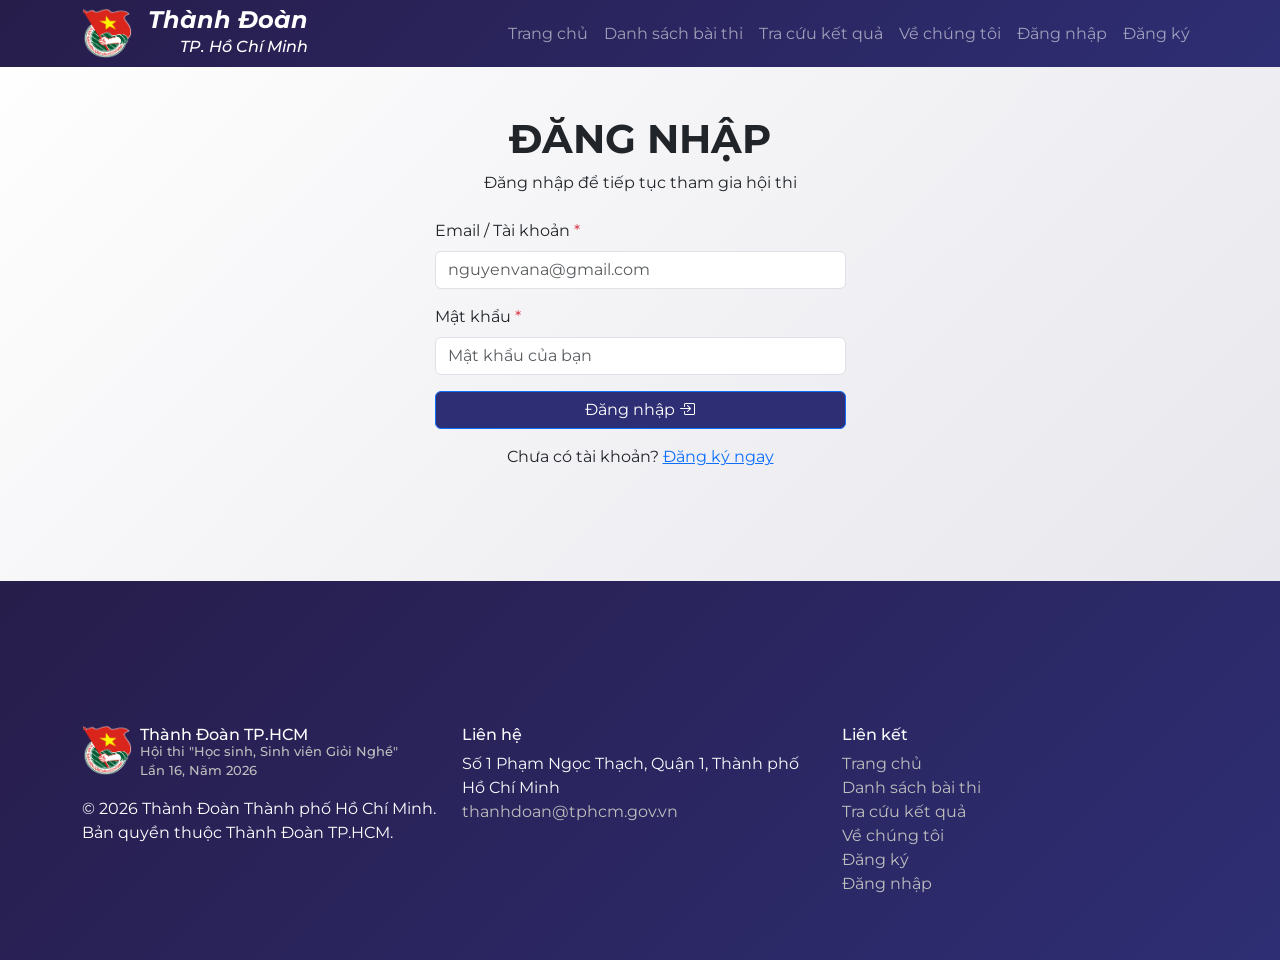
<file: ASM/htmls/ve-chung-toi.html>
<!DOCTYPE html>
<html lang="vi">

<head>
    <meta charset="UTF-8">
    <meta name="viewport" content="width=device-width, initial-scale=1.0">
    <title>Về chúng tôi</title>
    <link rel="icon" href="images/logo.png">
    <link href="https://cdn.jsdelivr.net/npm/bootstrap@5.3.8/dist/css/bootstrap.min.css" rel="stylesheet"
        integrity="sha384-sRIl4kxILFvY47J16cr9ZwB07vP4J8+LH7qKQnuqkuIAvNWLzeN8tE5YBujZqJLB" crossorigin="anonymous">
    <link rel="stylesheet" href="https://cdn.jsdelivr.net/npm/bootstrap-icons@1.13.1/font/bootstrap-icons.min.css">
    <link
        href="https://fonts.googleapis.com/css2?family=Syne:wght@400;600;700;800&&family=Montserrat:ital,wght@0,100..900;1,100..900&family=DM+Sans:wght@300;400;500&display=swap"
        rel="stylesheet" />
    <link rel="stylesheet" href="style.css">
</head>

<body>
    <div id="navbar"></div>

    <main>
        <section class="hero-section p-5">
            <div class="container text-center">
                <p class="hero-eyebrow">Hội thi "Học sinh, Sinh viên Giỏi Nghề" – Lần 16, Năm 2026</p>
                <h1 class="hero-title display-3 fw-bold">VỀ CHÚNG TÔI</h1>
            </div>
        </section>

        <div class="container">
            <p class="fs-5 text-center mb-4">
                Website "Thi trắc nghiệm trực tuyến" được xây dựng bởi Trần Duy Linh trong cuộc thi học sinh- sinh viên giỏi nghề lần thứ 16 được Thành Đoàn Thành phố Hồ Chí Minh tổ chức.
            </p>
            <p class="fs-5 text-center mb-4">
                Với nền tảng hoạt động trên trình duyệt web, thí sinh chỉ cần đăng ký tài khoản, đăng nhập và chọn
                bài thi phù hợp. Kết quả được chấm tự động và công bố ngay sau khi nộp bài theo thang điểm 10,
                giúp người học chủ động theo dõi sự tiến bộ của mình.
            </p>

            <div class="text-center">
                <img src="images/logo.png" alt="Logo Thành Đoàn TP.HCM" class="img-fluid" style="max-width: 320px;">
            </div>
        </div>
    </main>

    <div id="footer"></div>
    <script src="js/footer.js"></script>
    <script src="js/navbar.js"></script>
    <script src="https://cdn.jsdelivr.net/npm/bootstrap@5.3.8/dist/js/bootstrap.bundle.min.js"
        integrity="sha384-FKyoEForCGlyvwx9Hj09JcYn3nv7wiPVlz7YYwJrWVcXK/BmnVDxM+D2scQbITxI"
        crossorigin="anonymous"></script>
</body>

</html>
</file>
<file: LAB3/style.css>
* {
  box-sizing: border-box;
}

body {
  margin: 0;
  min-height: 100vh;
  display: flex;
  align-items: center;
  justify-content: center;
  background: #f2f2f2;
  font-family: Arial, sans-serif;
}

.watermark {
    font-size: 10px;
    color:grey;
    grid-column: span 2;
}

.calculator {
  width: 320px;
  padding: 20px;
  border-radius: 16px;
  background: white;
}

.display {
  width: 100%;
  height: 95px;
  margin-bottom: 16px;
  padding: 10px 14px;
  border: 1px solid #ddd;
  border-radius: 10px;
  font-size: 20px;
  text-align: right;
  resize: none;
  overflow-wrap: break-word;
  white-space: normal;
  overflow-y: hidden;
}

.buttons {
  display: grid;
  grid-template-columns: repeat(4, 1fr);
  gap: 10px;
}

button {
  height: 55px;
  border: none;
  border-radius: 10px;
  background: #eee;
  font-size: 20px;
  cursor: pointer;
}


.operator {
  background: #ddd;
}

.equals {
    color:white;
  background: #1f46d3;
}

.clear {
  grid-column: span 2;
  color:white;
  background: #c23939;
}
</file>
<file: ASM/htmls/style.css>
:root {
    --navy: rgb(79, 79, 170);
    --gold: gold;
    --accent: rgb(58, 223, 223);
    --blue: rgb(45, 45, 197);
    --red: rgb(199, 44, 44);
    --font-head: 'Syne', sans-serif;
    --font-body: 'Montserrat', sans-serif;
    --radius: 14px;
    --border: black;
    --text-light: white;
    --text-default: black;
    --text-fade: rgb(190, 190, 190);
    --shadow: 0 4px 24px rgb(128, 128, 177);
}

.bio{
    background: linear-gradient(140deg, rgb(96, 107, 57), rgb(74, 83, 48));
}

.math {

    background: linear-gradient(140deg, rgb(131, 44, 44), rgb(83, 48, 48));
}

.lit{
background: linear-gradient(140deg, rgb(43, 49, 138), rgb(50, 48, 83));
}

.his{
    background: linear-gradient(140deg, rgb(73, 112, 71), rgb(48, 83, 57));
}

body {
    font-family: var(--font-body);
    display: flex;
    flex-direction: column;
    background: linear-gradient(135deg, rgb(255, 255, 255), rgb(226, 226, 233));
}

.box {
    background-color: aquamarine;

}
.text-primary {
    color: rgb(83, 83, 151);
}

.logo-link {
    font-size: 1rem;
    text-decoration: none;
    color: var(--text-light);
    line-height: 1.5rem;
    font-weight: bold;
    font-style: italic;
}

small {
    font-size: 1rem;
    padding-left: 2rem;
    font-weight: 500;
}

.card-category {
    display: flex;
    justify-content: center;
    align-items: center;
}

.card-category-text {
    color: var(--text-light);
    font-weight: 500;
}



.card-img-top {
    height: 200px;
    object-fit: cover;
}

.card-body {
    position: relative;
    
}


.footer-brand {
    text-decoration: none;
    color: var(--text-light);
}

.footer-brand p {
    font-size: 0.8rem;
    color: var(--text-fade);
    font-weight: 500;
    margin-top: -10px;
}

.footer-copy {
    font-size: 1rem;
    color: white;
}

.footer-link {
    text-decoration: none;
    color: var(--text-fade);
}

.footer-link:hover {
    color: var(--text-light);
}

.btn-primary,
.btn-outline-primary:has(input:checked),
.btn-check:checked+.btn-outline-primary, .btn-primary:active, .btn-primary:focus, .btn-primary:active:focus, .btn-primary:focus-visible  {
    background-color: rgb(46, 46, 116) !important;
    box-shadow:none !important; 

}

.btn-primary:hover {
    background-color: rgb(83, 83, 151);
}

.btn-outline-primary {
    border-color: rgb(46, 46, 116);
    color: rgb(46, 46, 116);
}

.form-control:focus, .form-control:active:focus, .form-control:focus-visible {
    box-shadow: none !important;
    background-color: white !important;
}

.bar {
    display: flex;
    height: 30px;
    border-radius: 10px;
    overflow: hidden;
    width: 100%
}

.grade-row {
    position: relative;
    height: 60px;
}

.grade-cell {
    display: flex;
    flex-direction: column;
    position: absolute;
    transform: translateX(-50%);
}

.grade-score {
    left: 50%;
    transform: translateX(-50%);
    position: absolute;
    top: 120px;
    font-size: 20px;
}



.sinh {
    background-color: red;
}

.grade-label {
    border: 1px black solid;
    border-radius: 2px;
    background-color: white;
    padding: 10px;
    position: absolute;
    left: 50%;
    transform: translateX(-50%);
    transition: box-shadow 0.25s;

}

.grade-label::before {
    content: '';
    border: black 1px solid;
    position: absolute;
    height: 150%;
    left: 50%;
    top: 44px;
    transform: translateX(-50%);
}

.grade-popup {
    opacity: 0;
    position: absolute;
    bottom: 10px;
    height: auto;
    left: 50%;
    transform: translateX(-50%);
    color: white;
    padding: 10px;
    background-color: black;
    white-space: nowrap;
    border-radius: 10px;
    pointer-events: none;
}

.grade-popup::after {
    content: '';
    position: absolute;
    top: 100%;              
    left: 50%;
    transform: translateX(-50%);
    border: 5px solid transparent;
    border-top-color: #1a1a2e;
    
}

.grade-cell:hover .grade-popup {
    opacity: 1;
}

.grade-cell:hover .grade-label {
    box-shadow: 5px 5px 0 black
}

.score-index {
    display: flex;
    flex-direction: column;
    position: absolute;
    transform: translateX(-50%);
    left: 50%;
    top: 250%;
    font-size: 20px;

}

.score-index::before {
    content: '';
    border: 1px dashed red;
    position: absolute;
    transform: translateX(-50%);
    left: 50%;
    bottom: 150%;
    height: 250%
}

.score-index::after {
    content: '';
    position: absolute;
    bottom: 100%;              
    left: 50%;
    transform: translateX(-50%);
    border: 5px solid transparent;
    border-bottom-color: red;


    
}
</file>
